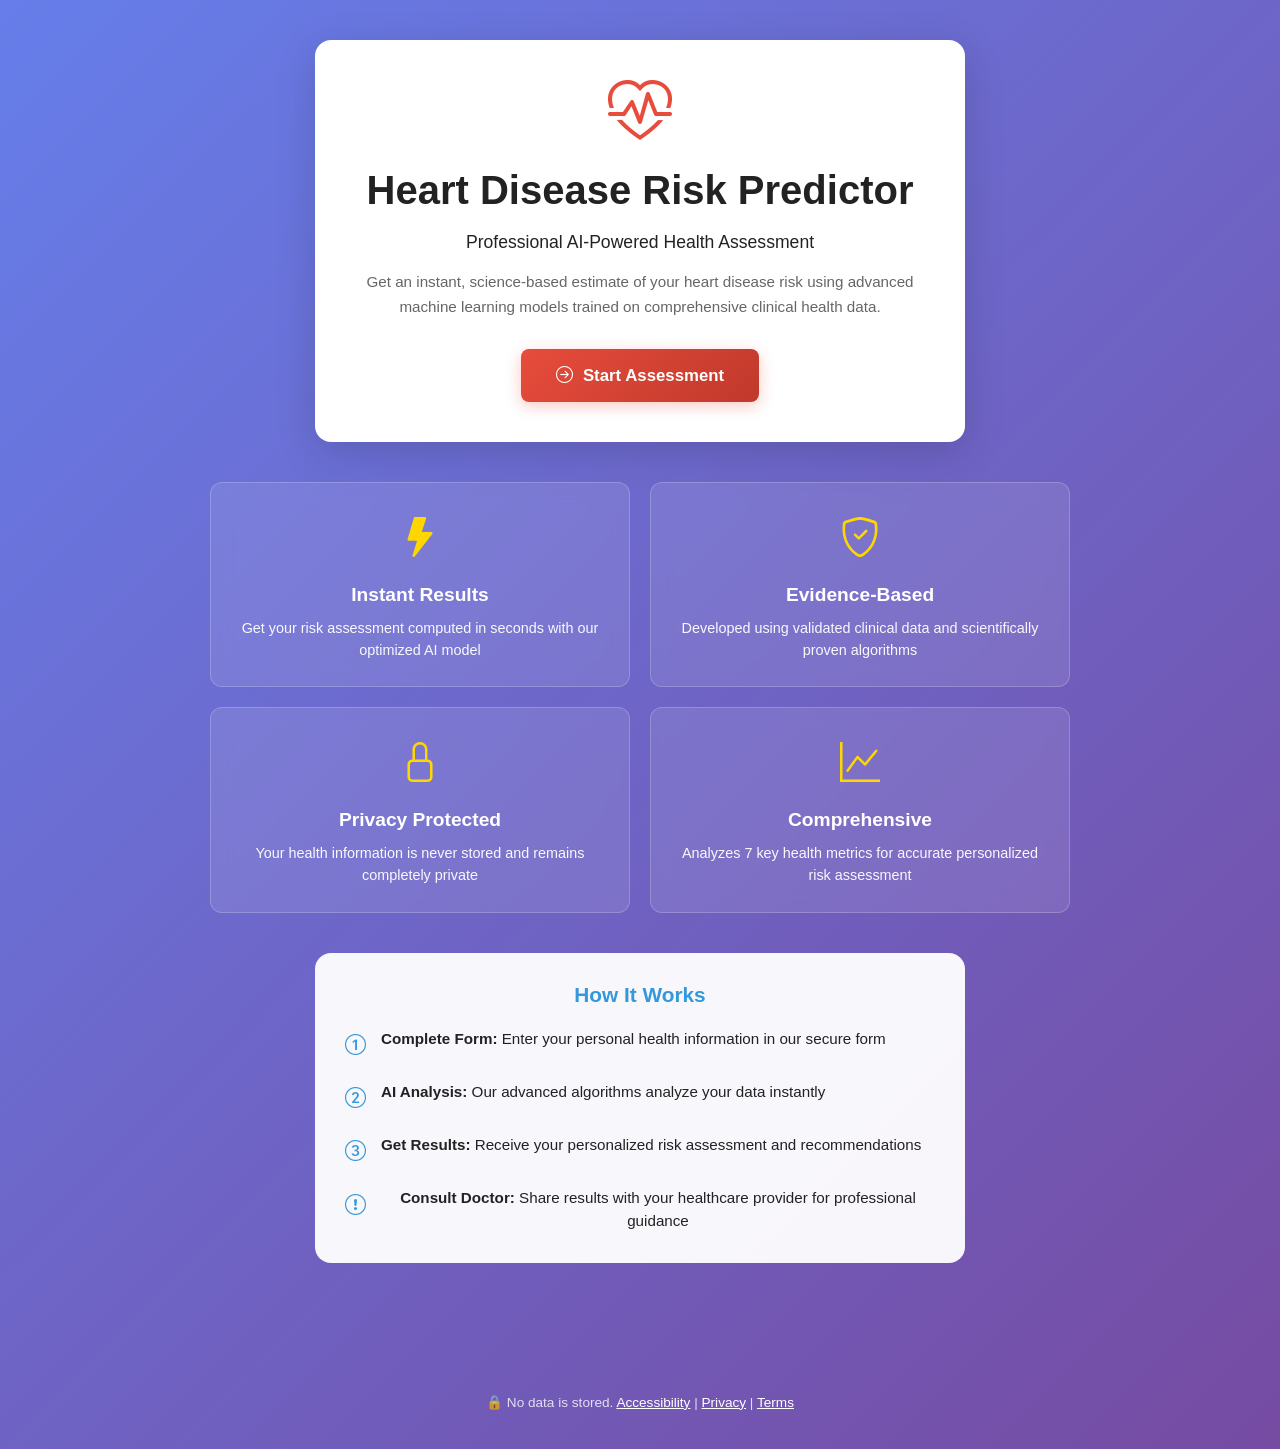
<file: templates/index.html>
<!DOCTYPE html>
<html lang="en">
<head>
    <meta charset="UTF-8">
    <meta name="viewport" content="width=device-width, initial-scale=1.0">
    <meta name="description" content="Professional heart disease risk assessment using AI. Get instant predictions based on your health metrics.">
    <meta name="theme-color" content="#3498db">
    <title>Heart Risk Predictor | Advanced Health Assessment</title>
    <link href="https://cdn.jsdelivr.net/npm/bootstrap@5.3.0/dist/css/bootstrap.min.css" rel="stylesheet">
    <link rel="stylesheet" href="https://cdn.jsdelivr.net/npm/bootstrap-icons@1.11.0/font/bootstrap-icons.css">
    <style>
        :root {
            --primary-color: #e74c3c;
            --secondary-color: #3498db;
            --success-color: #27ae60;
            --warning-color: #d68910;
            --danger-color: #c0392b;
            --light-gray: #f8f9fa;
            --dark-text: #222;
        }

        * {
            scroll-behavior: smooth;
        }

        body {
            background: linear-gradient(135deg, #667eea 0%, #764ba2 100%);
            min-height: 100vh;
            display: flex;
            flex-direction: column;
            align-items: center;
            justify-content: center;
            font-family: -apple-system, BlinkMacSystemFont, 'Segoe UI', Roboto, 'Helvetica Neue', Arial, sans-serif;
            color: var(--dark-text);
        }

        /* Header with Accessibility Skip Link */
        .skip-link {
            position: absolute;
            top: -40px;
            left: 0;
            background: var(--secondary-color);
            color: white;
            padding: 8px;
            text-decoration: none;
            z-index: 100;
            border-radius: 0 5px 5px 0;
        }

        .skip-link:focus {
            top: 0;
        }

        /* Main Container */
        .hero-section {
            text-align: center;
            color: white;
            padding: 40px 20px 60px;
            width: 100%;
            max-width: 900px;
        }

        /* Primary Card */
        .card-container {
            background: white;
            border-radius: 16px;
            box-shadow: 0 10px 40px rgba(0, 0, 0, 0.15);
            padding: 40px;
            max-width: 650px;
            margin: 0 auto 40px auto;
            animation: slideUp 0.6s ease;
        }

        @keyframes slideUp {
            from {
                opacity: 0;
                transform: translateY(30px);
            }
            to {
                opacity: 1;
                transform: translateY(0);
            }
        }

        .card-container .icon-wrapper {
            font-size: 4rem;
            color: var(--primary-color);
            margin-bottom: 20px;
            line-height: 1;
        }

        .card-container h1 {
            color: var(--dark-text);
            font-size: 2.5rem;
            font-weight: 700;
            margin-bottom: 15px;
            line-height: 1.2;
        }

        .card-container .subtitle {
            font-size: 1.1rem;
            color: var(--dark-text);
            margin-bottom: 15px;
            font-weight: 500;
        }

        .card-container .description {
            font-size: 0.95rem;
            color: #666;
            margin-bottom: 30px;
            line-height: 1.6;
        }

        /* Primary CTA Button */
        .btn-start {
            background: linear-gradient(135deg, var(--primary-color), #c0392b);
            border: none;
            color: white;
            padding: 14px 35px;
            font-size: 1.05rem;
            font-weight: 600;
            border-radius: 8px;
            text-decoration: none;
            display: inline-flex;
            align-items: center;
            gap: 10px;
            transition: all 0.3s cubic-bezier(0.4, 0, 0.2, 1);
            cursor: pointer;
            box-shadow: 0 4px 15px rgba(231, 76, 60, 0.3);
        }

        .btn-start:hover {
            transform: translateY(-3px);
            box-shadow: 0 8px 25px rgba(231, 76, 60, 0.4);
            color: white;
            text-decoration: none;
        }

        .btn-start:active {
            transform: translateY(-1px);
        }

        .btn-start:focus-visible {
            outline: 3px solid var(--secondary-color);
            outline-offset: 2px;
        }

        /* Features Grid - HCI: Visible System Status */
        .features {
            display: grid;
            grid-template-columns: repeat(auto-fit, minmax(280px, 1fr));
            gap: 20px;
            margin-top: 40px;
            color: white;
            width: 100%;
        }

        .feature-card {
            background: rgba(255, 255, 255, 0.1);
            padding: 25px;
            border-radius: 12px;
            backdrop-filter: blur(10px);
            border: 1px solid rgba(255, 255, 255, 0.2);
            transition: all 0.3s cubic-bezier(0.4, 0, 0.2, 1);
            position: relative;
            overflow: hidden;
        }

        .feature-card::before {
            content: '';
            position: absolute;
            top: 0;
            left: -100%;
            width: 100%;
            height: 100%;
            background: rgba(255, 255, 255, 0.1);
            transition: left 0.3s ease;
        }

        .feature-card:hover::before {
            left: 100%;
        }

        .feature-card:hover {
            transform: translateY(-5px);
            background: rgba(255, 255, 255, 0.15);
            box-shadow: 0 8px 25px rgba(0, 0, 0, 0.15);
        }

        .feature-card .icon {
            font-size: 2.5rem;
            margin-bottom: 15px;
            color: #ffd700;
            display: block;
        }

        .feature-card h3 {
            margin-bottom: 10px;
            font-size: 1.2rem;
            font-weight: 600;
            line-height: 1.3;
        }

        .feature-card p {
            font-size: 0.9rem;
            opacity: 0.95;
            margin: 0;
            line-height: 1.5;
        }

        /* Info Section - HCI: Help and Documentation */
        .info-section {
            background: rgba(255, 255, 255, 0.95);
            border-radius: 16px;
            padding: 30px;
            margin: 40px auto 0 auto;
            max-width: 650px;
            color: var(--dark-text);
        }

        .info-section h2 {
            font-size: 1.3rem;
            font-weight: 700;
            margin-bottom: 20px;
            color: var(--secondary-color);
        }

        .info-item {
            display: flex;
            gap: 15px;
            margin-bottom: 20px;
        }

        .info-item:last-child {
            margin-bottom: 0;
        }

        .info-item .icon {
            color: var(--secondary-color);
            font-size: 1.3rem;
            flex-shrink: 0;
            margin-top: 2px;
        }

        .info-item p {
            margin: 0;
            font-size: 0.95rem;
            line-height: 1.5;
        }

        /* Footer */
        footer {
            margin-top: 50px;
            padding: 20px;
            color: rgba(255, 255, 255, 0.8);
            font-size: 0.85rem;
            text-align: center;
        }

        footer a {
            color: white;
            text-decoration: underline;
        }

        /* Accessibility - Reduced Motion */
        @media (prefers-reduced-motion: reduce) {
            * {
                animation-duration: 0.01ms !important;
                animation-iteration-count: 1 !important;
                transition-duration: 0.01ms !important;
                scroll-behavior: auto !important;
            }
        }

        /* Accessibility - High Contrast Mode */
        @media (prefers-contrast: more) {
            .card-container {
                border: 2px solid var(--secondary-color);
            }

            .btn-start {
                border: 2px solid white;
            }
        }

        /* Responsive Design */
        @media (max-width: 768px) {
            .card-container {
                padding: 30px 20px;
            }

            .card-container h1 {
                font-size: 1.8rem;
            }

            .card-container .subtitle {
                font-size: 1rem;
            }

            .features {
                gap: 15px;
            }

            .info-section {
                padding: 20px;
            }
        }

        @media (max-width: 480px) {
            .hero-section {
                padding: 30px 15px;
            }

            .card-container {
                padding: 20px 15px;
                margin-bottom: 25px;
            }

            .card-container h1 {
                font-size: 1.5rem;
            }

            .card-container .icon-wrapper {
                font-size: 3rem;
            }

            .btn-start {
                width: 100%;
                justify-content: center;
                font-size: 1rem;
                padding: 12px 30px;
            }
        }

        /* Dark Mode Support */
        @media (prefers-color-scheme: dark) {
            .card-container {
                background: #1a1a1a;
                color: #f0f0f0;
            }

            .card-container h1,
            .card-container .subtitle {
                color: #f0f0f0;
            }

            .card-container .description {
                color: #c0c0c0;
            }

            .info-section {
                background: rgba(30, 30, 30, 0.95);
                color: #f0f0f0;
            }
        }
    </style>
</head>
<body>
    <!-- Skip Navigation Link - HCI: Accessibility -->
    <a href="#main-content" class="skip-link">Skip to main content</a>

    <main id="main-content" class="hero-section">
        <!-- Main Card -->
        <div class="card-container">
            <div class="icon-wrapper" aria-hidden="true">
                <i class="bi bi-heart-pulse"></i>
            </div>
            <h1>Heart Disease Risk Predictor</h1>
            <p class="subtitle">Professional AI-Powered Health Assessment</p>
            <p class="description">
                Get an instant, science-based estimate of your heart disease risk using advanced machine learning models 
                trained on comprehensive clinical health data.
            </p>

            <a href="/patient" class="btn-start" aria-label="Start health risk assessment">
                <i class="bi bi-arrow-right-circle"></i> Start Assessment
            </a>
        </div>

        <!-- Features Section - HCI: System Status Visibility -->
        <div class="features" role="region" aria-label="Key features">
            <article class="feature-card">
                <i class="bi bi-lightning-fill icon"></i>
                <h3>Instant Results</h3>
                <p>Get your risk assessment computed in seconds with our optimized AI model</p>
            </article>

            <article class="feature-card">
                <i class="bi bi-shield-check icon"></i>
                <h3>Evidence-Based</h3>
                <p>Developed using validated clinical data and scientifically proven algorithms</p>
            </article>

            <article class="feature-card">
                <i class="bi bi-lock icon"></i>
                <h3>Privacy Protected</h3>
                <p>Your health information is never stored and remains completely private</p>
            </article>

            <article class="feature-card">
                <i class="bi bi-graph-up icon"></i>
                <h3>Comprehensive</h3>
                <p>Analyzes 7 key health metrics for accurate personalized risk assessment</p>
            </article>
        </div>

        <!-- Info Section - HCI: Help & Documentation -->
        <div class="info-section" role="region" aria-label="How the assessment works">
            <h2>How It Works</h2>
            
            <div class="info-item">
                <i class="bi bi-1-circle icon"></i>
                <p><strong>Complete Form:</strong> Enter your personal health information in our secure form</p>
            </div>

            <div class="info-item">
                <i class="bi bi-2-circle icon"></i>
                <p><strong>AI Analysis:</strong> Our advanced algorithms analyze your data instantly</p>
            </div>

            <div class="info-item">
                <i class="bi bi-3-circle icon"></i>
                <p><strong>Get Results:</strong> Receive your personalized risk assessment and recommendations</p>
            </div>

            <div class="info-item">
                <i class="bi bi-exclamation-circle icon"></i>
                <p><strong>Consult Doctor:</strong> Share results with your healthcare provider for professional guidance</p>
            </div>
        </div>
    </main>

    <!-- Footer with Accessibility Note -->
    <footer role="contentinfo">
        <p>🔒 No data is stored. <a href="#" aria-label="Accessibility statement">Accessibility</a> | 
           <a href="#" aria-label="Privacy policy">Privacy</a> | 
           <a href="#" aria-label="Terms of service">Terms</a></p>
    </footer>

    <script src="https://cdn.jsdelivr.net/npm/bootstrap@5.3.0/dist/js/bootstrap.bundle.min.js"></script>
    
    <!-- HCI: Analytics for User Behavior -->
    <script>
        // Track button interactions
        document.querySelector('.btn-start').addEventListener('click', function() {
            console.log('User initiated assessment');
        });

        // Keyboard accessibility
        document.addEventListener('keydown', function(e) {
            if (e.key === 'Enter' && document.activeElement.matches('.btn-start')) {
                document.querySelector('.btn-start').click();
            }
        });
    </script>
</body>
</html>
</file>
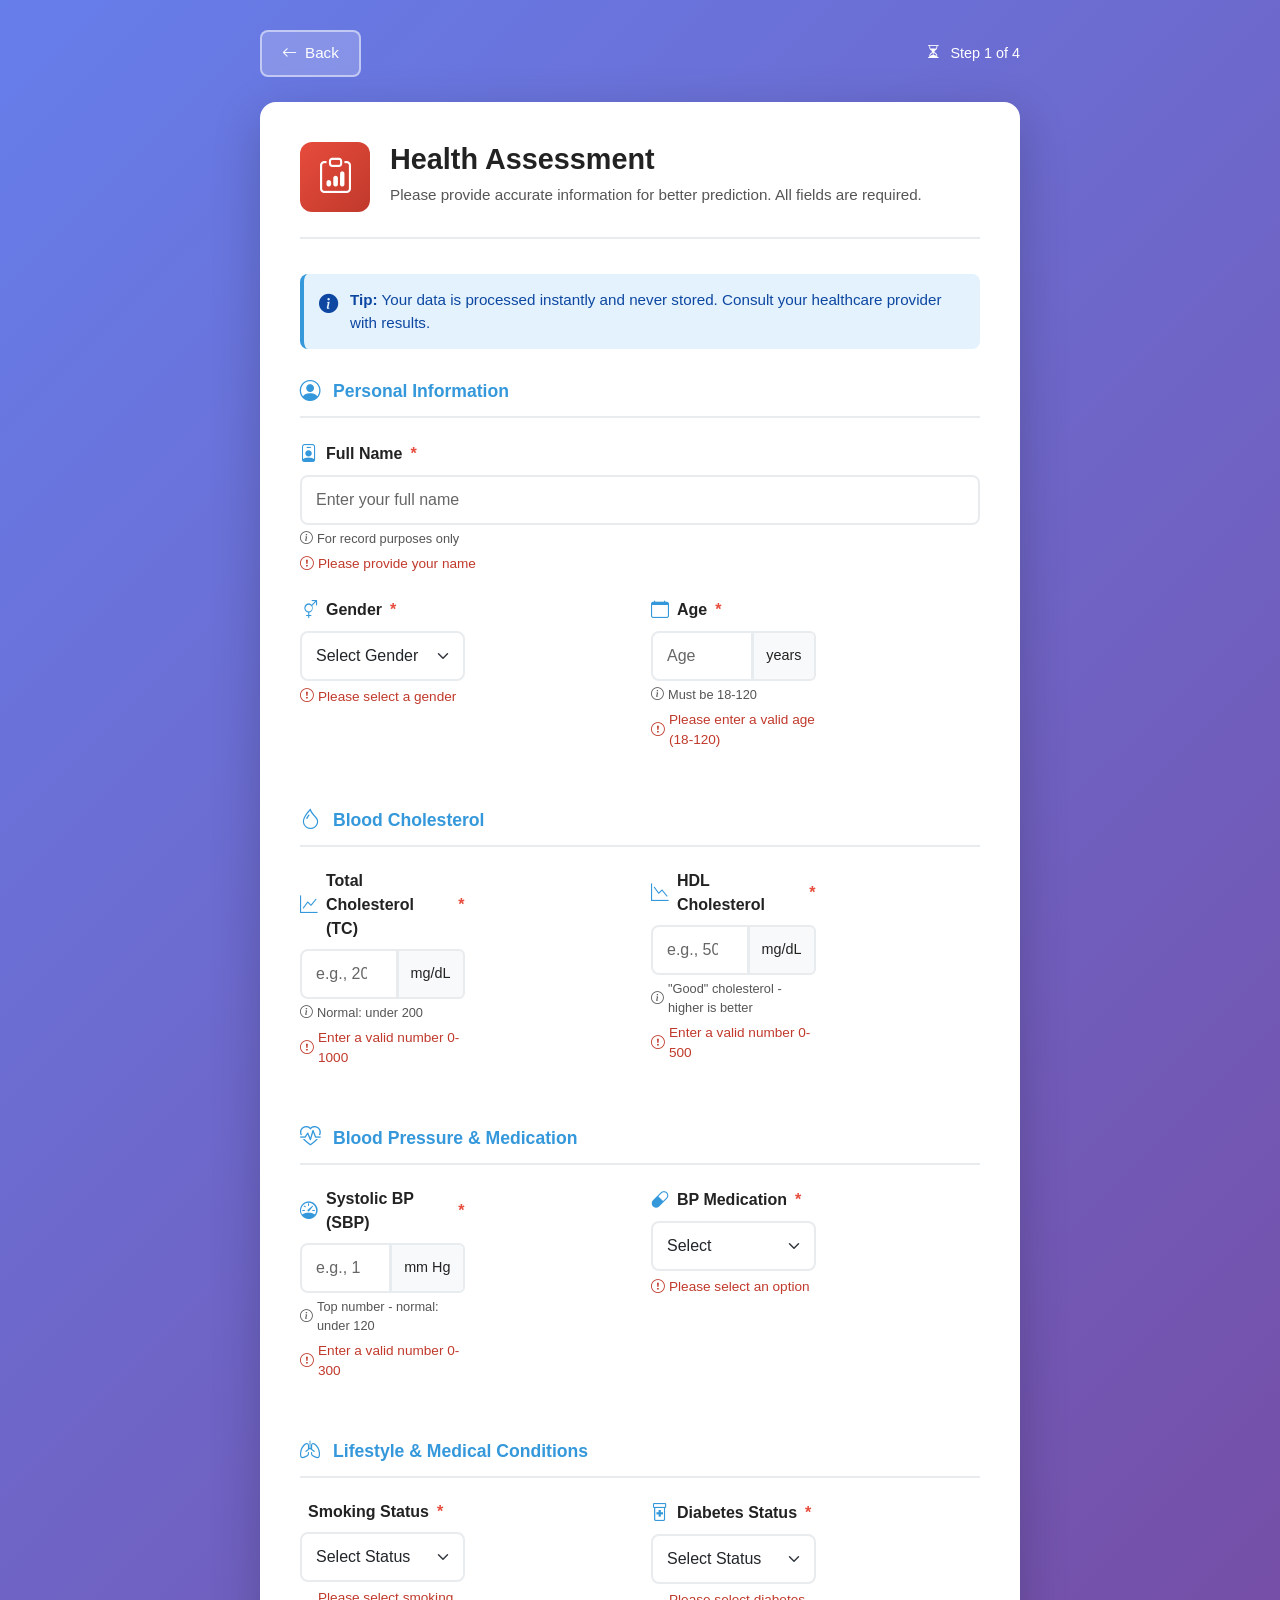
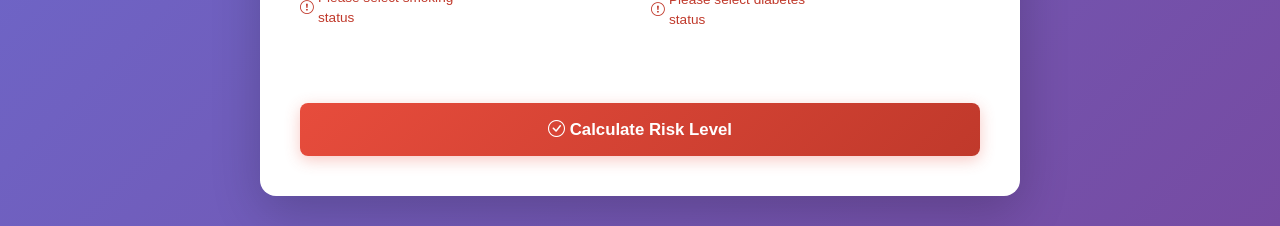
<file: templates/patient_details.html>
<!DOCTYPE html>
<html lang="en">
<head>
    <meta charset="UTF-8">
    <meta name="viewport" content="width=device-width, initial-scale=1.0">
    <meta name="description" content="Provide your health information for accurate heart disease risk assessment">
    <title>Patient Assessment | Heart Risk Predictor</title>
    <link href="https://cdn.jsdelivr.net/npm/bootstrap@5.3.0/dist/css/bootstrap.min.css" rel="stylesheet">
    <link rel="stylesheet" href="https://cdn.jsdelivr.net/npm/bootstrap-icons@1.11.0/font/bootstrap-icons.css">
    <style>
        :root {
            --primary-color: #e74c3c;
            --secondary-color: #3498db;
            --success-color: #27ae60;
            --warning-color: #d68910;
            --error-color: #c0392b;
            --light-gray: #f8f9fa;
            --border-gray: #e9ecef;
            --dark-text: #222;
            --text-secondary: #555;
            --text-muted: #666;
        }

        body {
            background: linear-gradient(135deg, #667eea 0%, #764ba2 100%);
            min-height: 100vh;
            padding: 30px 20px;
            font-family: -apple-system, BlinkMacSystemFont, 'Segoe UI', Roboto, 'Helvetica Neue', Arial, sans-serif;
        }

        .container-form {
            max-width: 760px;
            margin: 0 auto;
        }

        .navigation-bar {
            display: flex;
            align-items: center;
            gap: 15px;
            margin-bottom: 25px;
        }

        .btn-back {
            background: rgba(255, 255, 255, 0.2);
            border: 2px solid rgba(255, 255, 255, 0.5);
            color: white;
            padding: 10px 20px;
            font-size: 0.95rem;
            border-radius: 8px;
            text-decoration: none;
            display: inline-flex;
            align-items: center;
            gap: 8px;
            transition: all 0.3s ease;
        }

        .btn-back:hover {
            background: rgba(255, 255, 255, 0.3);
            border-color: white;
            color: white;
            transform: translateX(-2px);
        }

        .btn-back:focus-visible {
            outline: 3px solid var(--secondary-color);
            outline-offset: 2px;
        }

        .progress-indicator {
            display: flex;
            align-items: center;
            gap: 10px;
            margin-left: auto;
            color: white;
            font-size: 0.9rem;
        }

        .form-card {
            background: white;
            border-radius: 16px;
            box-shadow: 0 15px 50px rgba(0, 0, 0, 0.2);
            padding: 40px;
            animation: slideUp 0.5s ease;
        }

        @keyframes slideUp {
            from {
                opacity: 0;
                transform: translateY(30px);
            }
            to {
                opacity: 1;
                transform: translateY(0);
            }
        }

        .form-header {
            display: flex;
            align-items: flex-start;
            gap: 20px;
            margin-bottom: 35px;
            padding-bottom: 25px;
            border-bottom: 2px solid var(--border-gray);
        }

        .form-header .icon-circle {
            width: 70px;
            height: 70px;
            background: linear-gradient(135deg, var(--primary-color), #c0392b);
            border-radius: 12px;
            display: flex;
            align-items: center;
            justify-content: center;
            color: white;
            font-size: 2.2rem;
            flex-shrink: 0;
        }

        .form-header-content h1 {
            margin: 0 0 8px 0;
            color: var(--dark-text);
            font-weight: 700;
            font-size: 1.8rem;
        }

        .form-header-content p {
            margin: 0;
            color: var(--text-secondary);
            font-size: 0.95rem;
        }

        .info-alert {
            background: #e3f2fd;
            border-left: 4px solid var(--secondary-color);
            padding: 15px;
            border-radius: 8px;
            margin-bottom: 30px;
            color: #0d47a1;
            display: flex;
            gap: 12px;
        }

        .info-alert i {
            font-size: 1.2rem;
            flex-shrink: 0;
            margin-top: 2px;
        }

        .info-alert p {
            margin: 0;
            font-size: 0.95rem;
            line-height: 1.5;
        }

        .form-section {
            margin-bottom: 35px;
        }

        .form-section:last-of-type {
            margin-bottom: 20px;
        }

        .section-title {
            color: var(--secondary-color);
            font-weight: 700;
            font-size: 1.1rem;
            margin-bottom: 22px;
            padding-bottom: 12px;
            border-bottom: 2px solid var(--border-gray);
            display: flex;
            align-items: center;
            gap: 12px;
        }

        .section-title i {
            font-size: 1.3rem;
        }

        .form-group {
            margin-bottom: 22px;
            position: relative;
        }

        .form-label {
            color: var(--dark-text);
            font-weight: 600;
            margin-bottom: 8px;
            display: flex;
            align-items: center;
            gap: 8px;
        }

        .form-label i {
            color: var(--secondary-color);
            font-size: 1.1rem;
        }

        .required-mark {
            color: var(--primary-color);
            font-weight: 700;
        }

        .input-hint {
            font-size: 0.8rem;
            color: var(--text-secondary);
            margin-top: 4px;
            display: flex;
            align-items: center;
            gap: 4px;
        }

        .form-control, .form-select {
            border: 2px solid var(--border-gray);
            border-radius: 8px;
            padding: 11px 14px;
            font-size: 1rem;
            transition: all 0.3s ease;
            font-family: inherit;
        }

        .form-control:focus,
        .form-select:focus {
            border-color: var(--secondary-color);
            box-shadow: 0 0 0 0.2rem rgba(52, 152, 219, 0.25);
        }

        .form-control::placeholder {
            color: var(--text-muted);
        }

        .input-group-text {
            background: var(--light-gray);
            border: 2px solid var(--border-gray);
            font-weight: 500;
            color: var(--dark-text);
            font-size: 0.9rem;
        }

        .input-group-text:has(+ .form-control:focus) {
            border-color: var(--secondary-color);
        }

        .form-control.is-invalid,
        .form-select.is-invalid {
            border-color: var(--error-color);
        }

        .form-control.is-valid,
        .form-select.is-valid {
            border-color: var(--success-color);
        }

        .invalid-feedback {
            display: block;
            color: var(--error-color);
            font-size: 0.85rem;
            margin-top: 6px;
            display: flex;
            align-items: center;
            gap: 4px;
        }

        .valid-feedback {
            display: block;
            color: var(--success-color);
            font-size: 0.85rem;
            margin-top: 6px;
        }

        .row-cols-2 {
            display: grid;
            grid-template-columns: repeat(auto-fit, minmax(300px, 1fr));
            gap: 22px;
        }

        .btn-submit {
            background: linear-gradient(135deg, var(--primary-color), #c0392b);
            border: none;
            color: white;
            padding: 14px 40px;
            font-size: 1.05rem;
            font-weight: 600;
            border-radius: 8px;
            width: 100%;
            transition: all 0.3s cubic-bezier(0.4, 0, 0.2, 1);
            cursor: pointer;
            margin-top: 30px;
            box-shadow: 0 4px 15px rgba(231, 76, 60, 0.3);
        }

        .btn-submit:hover:not(:disabled) {
            transform: translateY(-3px);
            box-shadow: 0 8px 25px rgba(231, 76, 60, 0.4);
        }

        .btn-submit:active:not(:disabled) {
            transform: translateY(-1px);
        }

        .btn-submit:disabled {
            opacity: 0.6;
            cursor: not-allowed;
        }

        .btn-submit:focus-visible {
            outline: 3px solid var(--secondary-color);
            outline-offset: 2px;
        }

        .loading-spinner {
            display: none;
            margin-right: 8px;
        }

        /* Tooltip Styling */
        .tooltip-icon {
            cursor: help;
            color: var(--secondary-color);
            font-size: 0.9rem;
            margin-left: 4px;
        }

        .tooltip-icon:hover::after {
            content: attr(data-tooltip);
            position: absolute;
            background: var(--dark-text);
            color: white;
            padding: 6px 10px;
            border-radius: 4px;
            font-size: 0.8rem;
            white-space: nowrap;
            bottom: 125%;
            left: 0;
            z-index: 100;
        }

        /* Accessibility */
        @media (prefers-reduced-motion: reduce) {
            * {
                animation-duration: 0.01ms !important;
                transition-duration: 0.01ms !important;
            }
        }

        @media (max-width: 768px) {
            .form-card {
                padding: 25px;
            }

            .form-header {
                gap: 15px;
            }

            .form-header .icon-circle {
                width: 60px;
                height: 60px;
                font-size: 1.8rem;
            }

            .form-header-content h1 {
                font-size: 1.4rem;
            }

            .row-cols-2 {
                gap: 18px;
            }

            .navigation-bar {
                flex-direction: column;
                align-items: flex-start;
            }

            .progress-indicator {
                margin-left: 0;
                width: 100%;
            }
        }

        @media (max-width: 480px) {
            .container-form {
                padding: 0 10px;
            }

            .form-card {
                padding: 20px 15px;
            }

            .form-header {
                flex-direction: column;
            }

            .form-header-content h1 {
                font-size: 1.2rem;
            }

            .btn-submit {
                padding: 12px 25px;
                font-size: 1rem;
            }
        }

        /* Dark Mode Support */
        @media (prefers-color-scheme: dark) {
            .form-card {
                background: #1a1a1a;
                color: #f0f0f0;
            }

            .form-label, .section-title {
                color: #e0e0e0;
            }

            .form-control, .form-select {
                background: #2a2a2a;
                color: #f0f0f0;
                border-color: #404040;
            }

            .form-control::placeholder {
                color: #888;
            }
        }
    </style>
</head>
<body>
    <div class="container-form">
        <!-- Navigation -->
        <div class="navigation-bar">
            <a href="/" class="btn-back" aria-label="Go back to home page">
                <i class="bi bi-arrow-left"></i> Back
            </a>
            <div class="progress-indicator" aria-live="polite" aria-label="Form progress">
                <i class="bi bi-hourglass-split"></i> <span id="form-progress">Step 1 of 4</span>
            </div>
        </div>

        <!-- Main Form Card -->
        <div class="form-card">
            <!-- Header -->
            <div class="form-header">
                <div class="icon-circle">
                    <i class="bi bi-clipboard-data"></i>
                </div>
                <div class="form-header-content">
                    <h1>Health Assessment</h1>
                    <p>Please provide accurate information for better prediction. All fields are required.</p>
                </div>
            </div>

            <!-- Info Alert -->
            <div class="info-alert" role="note">
                <i class="bi bi-info-circle-fill"></i>
                <div>
                    <p><strong>Tip:</strong> Your data is processed instantly and never stored. Consult your healthcare provider with results.</p>
                </div>
            </div>

            <!-- Main Form -->
            <form id="patientForm" action="/getresults" method="POST" novalidate>
                <!-- Personal Information Section -->
                <section class="form-section">
                    <h2 class="section-title">
                        <i class="bi bi-person-circle"></i>Personal Information
                    </h2>

                    <div class="form-group">
                        <label for="name" class="form-label">
                            <i class="bi bi-person-badge"></i>
                            Full Name
                            <span class="required-mark">*</span>
                        </label>
                        <input
                            type="text"
                            class="form-control"
                            id="name"
                            name="name"
                            placeholder="Enter your full name"
                            required
                            aria-required="true"
                            aria-describedby="name-hint"
                        />
                        <div class="input-hint" id="name-hint">
                            <i class="bi bi-info-circle"></i>
                            <span>For record purposes only</span>
                        </div>
                        <div class="invalid-feedback">
                            <i class="bi bi-exclamation-circle"></i>
                            <span>Please provide your name</span>
                        </div>
                    </div>

                    <div class="row-cols-2">
                        <div class="form-group">
                            <label for="gender" class="form-label">
                                <i class="bi bi-gender-ambiguous"></i>
                                Gender
                                <span class="required-mark">*</span>
                            </label>
                            <select
                                class="form-select"
                                id="gender"
                                name="gender"
                                required
                                aria-required="true"
                            >
                                <option value="">Select Gender</option>
                                <option value="male">Male</option>
                                <option value="female">Female</option>
                            </select>
                            <div class="invalid-feedback">
                                <i class="bi bi-exclamation-circle"></i>
                                <span>Please select a gender</span>
                            </div>
                        </div>

                        <div class="form-group">
                            <label for="age" class="form-label">
                                <i class="bi bi-calendar"></i>
                                Age
                                <span class="required-mark">*</span>
                            </label>
                            <div class="input-group">
                                <input
                                    type="number"
                                    class="form-control"
                                    id="age"
                                    name="age"
                                    placeholder="Age"
                                    min="18"
                                    max="120"
                                    required
                                    aria-required="true"
                                    aria-describedby="age-hint"
                                />
                                <span class="input-group-text">years</span>
                            </div>
                            <div class="input-hint" id="age-hint">
                                <i class="bi bi-info-circle"></i>
                                <span>Must be 18-120</span>
                            </div>
                            <div class="invalid-feedback">
                                <i class="bi bi-exclamation-circle"></i>
                                <span>Please enter a valid age (18-120)</span>
                            </div>
                        </div>
                    </div>
                </section>

                <!-- Cholesterol Information -->
                <section class="form-section">
                    <h2 class="section-title">
                        <i class="bi bi-droplet"></i>Blood Cholesterol
                    </h2>

                    <div class="row-cols-2">
                        <div class="form-group">
                            <label for="tc" class="form-label">
                                <i class="bi bi-graph-up"></i>
                                Total Cholesterol (TC)
                                <span class="required-mark">*</span>
                            </label>
                            <div class="input-group">
                                <input
                                    type="number"
                                    class="form-control"
                                    id="tc"
                                    name="tc"
                                    placeholder="e.g., 200"
                                    step="0.1"
                                    min="0"
                                    max="1000"
                                    required
                                    aria-required="true"
                                    aria-describedby="tc-hint"
                                />
                                <span class="input-group-text">mg/dL</span>
                            </div>
                            <div class="input-hint" id="tc-hint">
                                <i class="bi bi-info-circle"></i>
                                <span>Normal: under 200</span>
                            </div>
                            <div class="invalid-feedback">
                                <i class="bi bi-exclamation-circle"></i>
                                <span>Enter a valid number 0-1000</span>
                            </div>
                        </div>

                        <div class="form-group">
                            <label for="hdl" class="form-label">
                                <i class="bi bi-graph-down"></i>
                                HDL Cholesterol
                                <span class="required-mark">*</span>
                            </label>
                            <div class="input-group">
                                <input
                                    type="number"
                                    class="form-control"
                                    id="hdl"
                                    name="hdl"
                                    placeholder="e.g., 50"
                                    step="0.1"
                                    min="0"
                                    max="500"
                                    required
                                    aria-required="true"
                                    aria-describedby="hdl-hint"
                                />
                                <span class="input-group-text">mg/dL</span>
                            </div>
                            <div class="input-hint" id="hdl-hint">
                                <i class="bi bi-info-circle"></i>
                                <span>"Good" cholesterol - higher is better</span>
                            </div>
                            <div class="invalid-feedback">
                                <i class="bi bi-exclamation-circle"></i>
                                <span>Enter a valid number 0-500</span>
                            </div>
                        </div>
                    </div>
                </section>

                <!-- Blood Pressure Section -->
                <section class="form-section">
                    <h2 class="section-title">
                        <i class="bi bi-heart-pulse"></i>Blood Pressure & Medication
                    </h2>

                    <div class="row-cols-2">
                        <div class="form-group">
                            <label for="sbp" class="form-label">
                                <i class="bi bi-speedometer"></i>
                                Systolic BP (SBP)
                                <span class="required-mark">*</span>
                            </label>
                            <div class="input-group">
                                <input
                                    type="number"
                                    class="form-control"
                                    id="sbp"
                                    name="sbp"
                                    placeholder="e.g., 120"
                                    step="0.1"
                                    min="0"
                                    max="300"
                                    required
                                    aria-required="true"
                                    aria-describedby="sbp-hint"
                                />
                                <span class="input-group-text">mm Hg</span>
                            </div>
                            <div class="input-hint" id="sbp-hint">
                                <i class="bi bi-info-circle"></i>
                                <span>Top number - normal: under 120</span>
                            </div>
                            <div class="invalid-feedback">
                                <i class="bi bi-exclamation-circle"></i>
                                <span>Enter a valid number 0-300</span>
                            </div>
                        </div>

                        <div class="form-group">
                            <label for="bpm" class="form-label">
                                <i class="bi bi-capsule"></i>
                                BP Medication
                                <span class="required-mark">*</span>
                            </label>
                            <select
                                class="form-select"
                                id="bpm"
                                name="bpm"
                                required
                                aria-required="true"
                            >
                                <option value="">Select</option>
                                <option value="no">No</option>
                                <option value="yes">Yes</option>
                            </select>
                            <div class="invalid-feedback">
                                <i class="bi bi-exclamation-circle"></i>
                                <span>Please select an option</span>
                            </div>
                        </div>
                    </div>
                </section>

                <!-- Lifestyle Section -->
                <section class="form-section">
                    <h2 class="section-title">
                        <i class="bi bi-lungs"></i>Lifestyle & Medical Conditions
                    </h2>

                    <div class="row-cols-2">
                        <div class="form-group">
                            <label for="smoke" class="form-label">
                                <i class="bi bi-cloud-smoke"></i>
                                Smoking Status
                                <span class="required-mark">*</span>
                            </label>
                            <select
                                class="form-select"
                                id="smoke"
                                name="smoke"
                                required
                                aria-required="true"
                            >
                                <option value="">Select Status</option>
                                <option value="no">Never Smoked</option>
                                <option value="yes">Current/Former Smoker</option>
                            </select>
                            <div class="invalid-feedback">
                                <i class="bi bi-exclamation-circle"></i>
                                <span>Please select smoking status</span>
                            </div>
                        </div>

                        <div class="form-group">
                            <label for="diab" class="form-label">
                                <i class="bi bi-prescription2"></i>
                                Diabetes Status
                                <span class="required-mark">*</span>
                            </label>
                            <select
                                class="form-select"
                                id="diab"
                                name="diab"
                                required
                                aria-required="true"
                            >
                                <option value="">Select Status</option>
                                <option value="no">No</option>
                                <option value="yes">Yes</option>
                            </select>
                            <div class="invalid-feedback">
                                <i class="bi bi-exclamation-circle"></i>
                                <span>Please select diabetes status</span>
                            </div>
                        </div>
                    </div>
                </section>

                <!-- Submit Button with Loading State -->
                <button
                    type="submit"
                    class="btn-submit"
                    id="submitBtn"
                    aria-label="Submit health assessment and calculate risk"
                >
                    <span class="loading-spinner" id="loadingSpinner">
                        <span class="spinner-border spinner-border-sm" role="status" aria-hidden="true"></span>
                    </span>
                    <i class="bi bi-check-circle"></i> Calculate Risk Level
                </button>
            </form>
        </div>
    </div>

    <script src="https://cdn.jsdelivr.net/npm/bootstrap@5.3.0/dist/js/bootstrap.bundle.min.js"></script>

    <script>
        const form = document.getElementById('patientForm');
        const submitBtn = document.getElementById('submitBtn');
        const loadingSpinner = document.getElementById('loadingSpinner');

        // Form validation with HCI principles
        form.addEventListener('submit', function(event) {
            if (!this.checkValidity()) {
                event.preventDefault();
                event.stopPropagation();

                // Focus on first invalid field for better UX
                const firstInvalid = form.querySelector(':invalid');
                if (firstInvalid) {
                    firstInvalid.focus();
                    firstInvalid.scrollIntoView({ behavior: 'smooth', block: 'center' });
                }
            } else {
                // Show loading state
                submitBtn.disabled = true;
                loadingSpinner.style.display = 'inline-block';
                submitBtn.innerHTML = '<span class="loading-spinner" id="loadingSpinner"><span class="spinner-border spinner-border-sm" role="status" aria-hidden="true"></span></span><span>Processing...</span>';
            }
            this.classList.add('was-validated');
        });

        // Real-time validation for better UX
        document.getElementById('age').addEventListener('input', function() {
            const age = parseFloat(this.value);
            if (age < 18 || age > 120) {
                this.classList.add('is-invalid');
            } else {
                this.classList.remove('is-invalid');
            }
        });

        document.getElementById('tc').addEventListener('input', function() {
            const tc = parseFloat(this.value);
            if (tc < 0 || tc > 1000) {
                this.classList.add('is-invalid');
            } else {
                this.classList.remove('is-invalid');
            }
        });

        document.getElementById('hdl').addEventListener('input', function() {
            const hdl = parseFloat(this.value);
            if (hdl < 0 || hdl > 500) {
                this.classList.add('is-invalid');
            } else {
                this.classList.remove('is-invalid');
            }
        });

        document.getElementById('sbp').addEventListener('input', function() {
            const sbp = parseFloat(this.value);
            if (sbp < 0 || sbp > 300) {
                this.classList.add('is-invalid');
            } else {
                this.classList.remove('is-invalid');
            }
        });

        // Update progress indicator
        let completedFields = 0;
        const totalFields = 9;

        form.addEventListener('change', function() {
            completedFields = document.querySelectorAll('input[value]:not([value=""]), select[value]:not([value=""])').length;
            const progress = Math.min(Math.ceil((completedFields / totalFields) * 4), 4);
            document.getElementById('form-progress').textContent = `Step ${progress} of 4`;
        });

        // Keyboard shortcuts and accessibility
        document.addEventListener('keydown', function(e) {
            if (e.ctrlKey && e.key === 'Enter') {
                form.dispatchEvent(new Event('submit'));
            }
        });
    </script>
</body>
</html>

</body>
</html>
</file>
